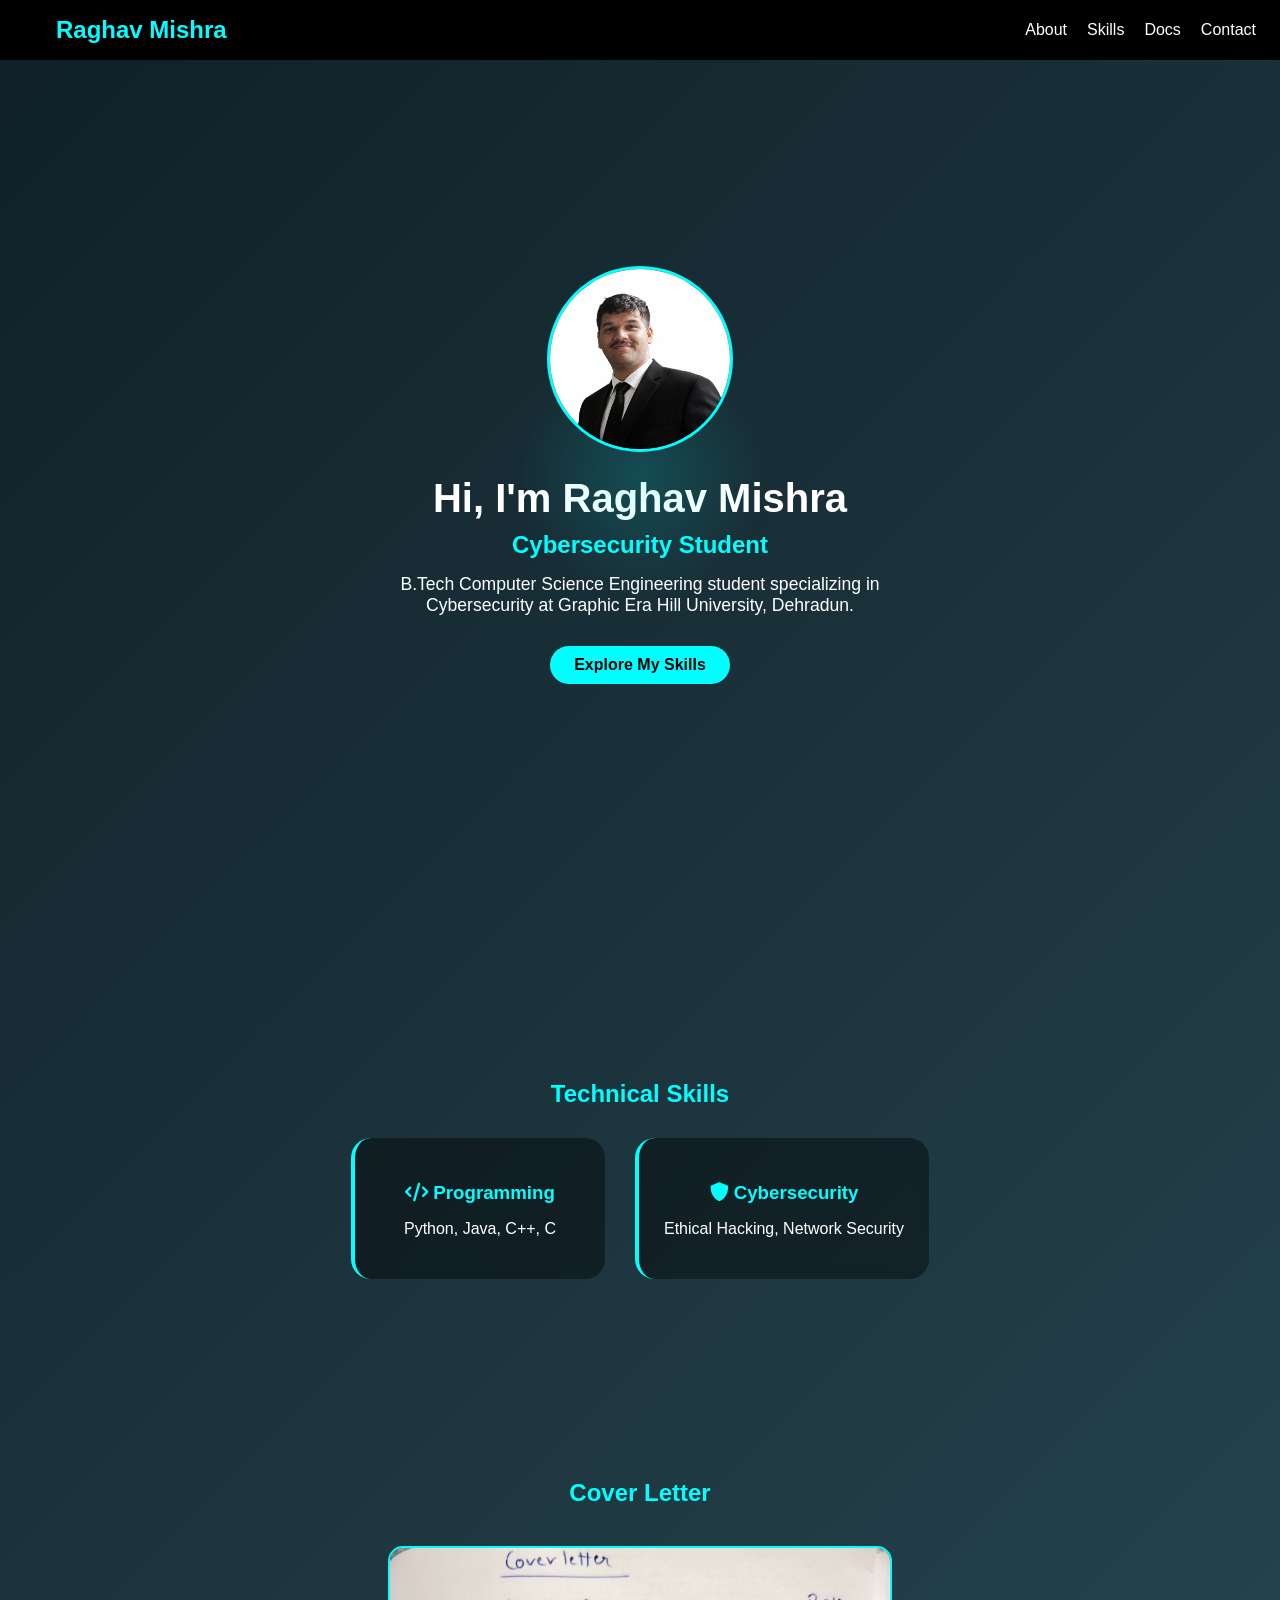
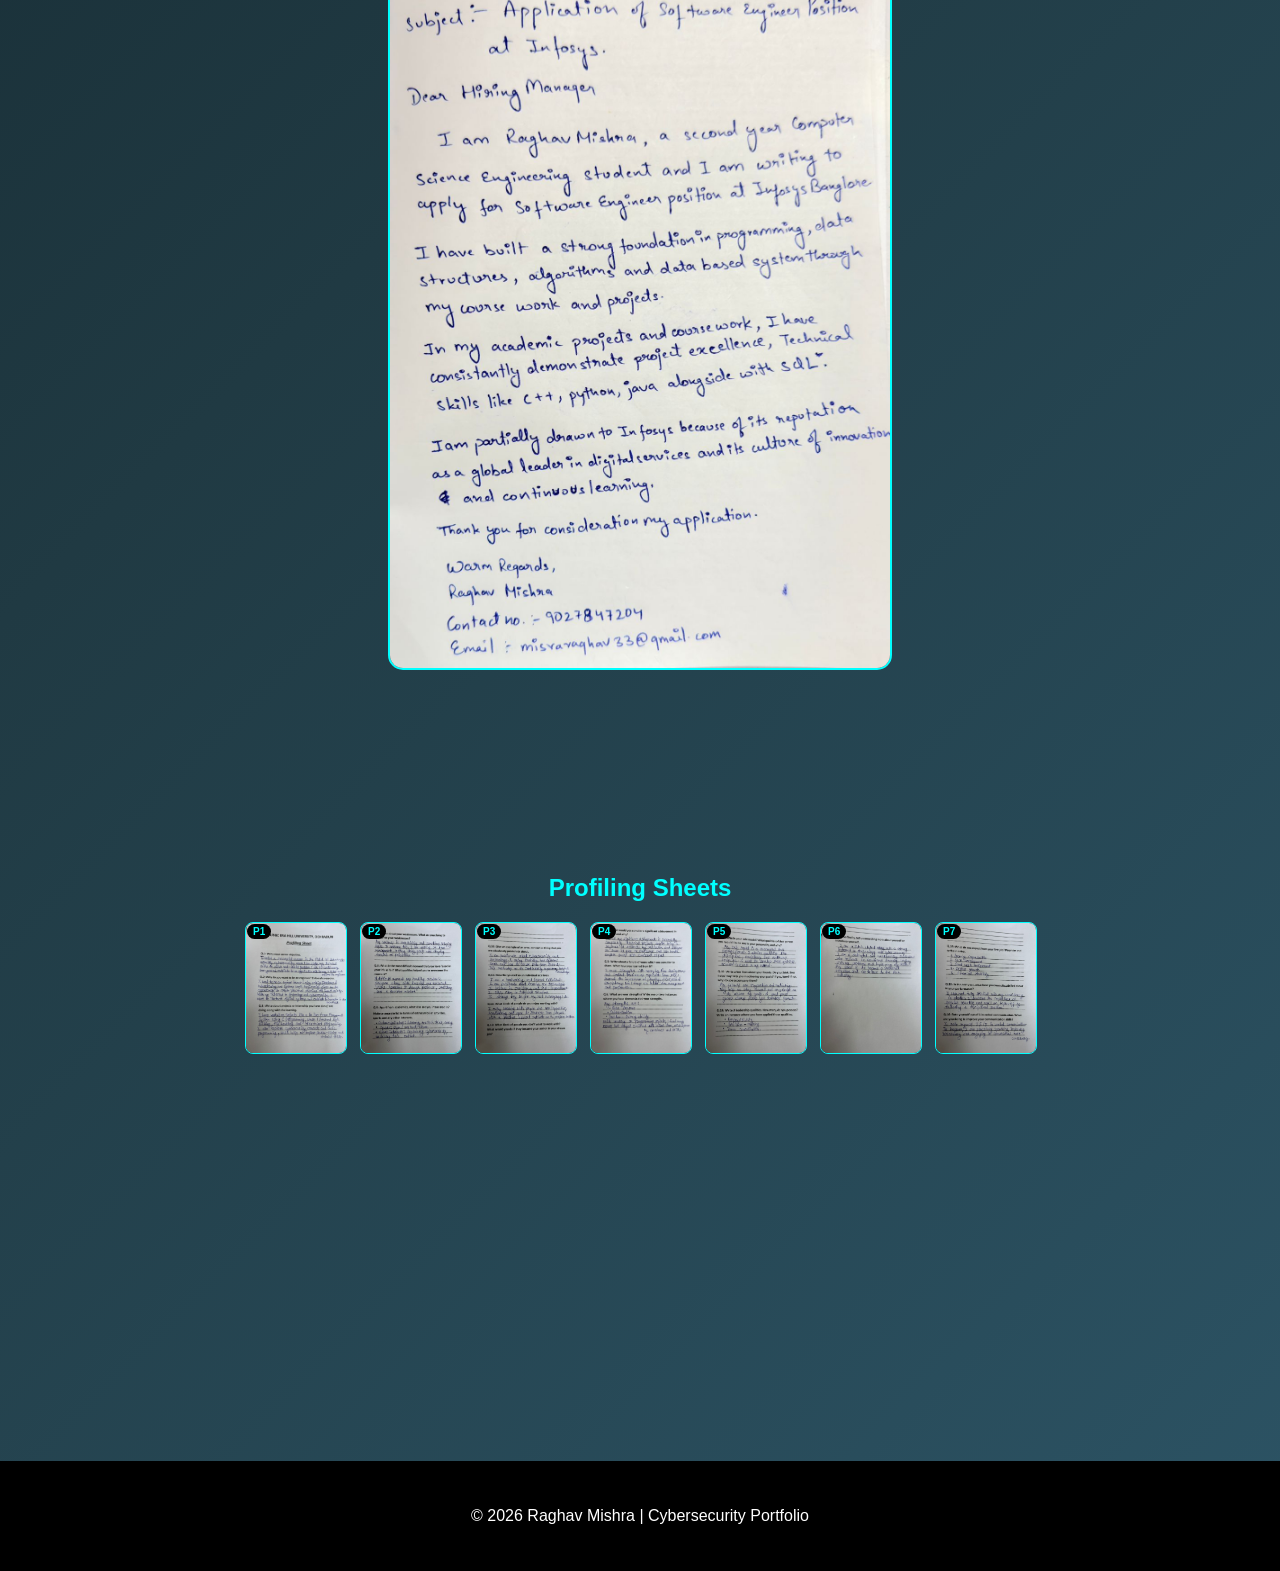
<file: index.html>
<!DOCTYPE html>
<html lang="en">
<head>
<meta charset="UTF-8">
<meta name="viewport" content="width=device-width, initial-scale=1.0">
<title>Raghav Mishra Portfolio</title>
<link rel="stylesheet" href="https://cdnjs.cloudflare.com/ajax/libs/font-awesome/6.0.0/css/all.min.css">
<style>
/* ========== YOUR ORIGINAL CSS (PRESERVED & ENHANCED) ========== */
body {
    font-family: sans-serif;
    color: white;
    background: linear-gradient(135deg,#0f2027,#203a43,#2c5364);
    margin: 0;
    padding: 0;
}

nav {
    background: black;
    padding: 1rem;
    position: fixed;
    width: 100%;
    top: 0;
    z-index: 1000;
}

.nav-container {
    display: flex;
    justify-content: space-between;
    align-items: center;
    max-width: 1200px;
    margin: 0 auto;
    padding: 0 20px;
}

nav ul {
    display: flex;
    list-style: none;
    margin: 0;
    padding: 0;
}

nav li {
    margin-left: 20px;
}

nav a {
    color: white;
    text-decoration: none;
}

section {
    padding: 100px 20px 80px;
}

.container {
    text-align: center;
    max-width: 1200px;
    margin: 0 auto;
}

/* Profile image - enhanced with GLOW LIGHTS */
.profile-img {
    width: 180px;
    height: 180px;
    border-radius: 50%;
    object-fit: cover;
    /* GLOWING LIGHTS EFFECT - pulse animation */
    animation: glowPulse 2.2s infinite ease-in-out;
    border: 3px solid cyan;
    transition: all 0.3s ease;
}

/* Keyframes for glowing lights */
@keyframes glowPulse {
    0% {
        box-shadow: 0 0 0 0 rgba(0, 255, 255, 0.4), 0 0 0 0 rgba(0, 255, 255, 0.2);
    }
    50% {
        box-shadow: 0 0 0 15px rgba(0, 255, 255, 0.2), 0 0 0 30px rgba(0, 255, 255, 0.05);
    }
    100% {
        box-shadow: 0 0 0 0 rgba(0, 255, 255, 0), 0 0 0 0 rgba(0, 255, 255, 0);
    }
}

/* Hover glow enhancement */
.profile-img:hover {
    transform: scale(1.03);
    box-shadow: 0 0 0 8px rgba(0, 255, 255, 0.4), 0 0 30px cyan;
    animation: none;
}

.btn {
    background: cyan;
    padding: 10px 24px;
    display: inline-block;
    border-radius: 30px;
    color: black;
    text-decoration: none;
    font-weight: bold;
    transition: 0.3s;
    margin-top: 15px;
}

.btn:hover {
    background: #00cccc;
    transform: scale(1.05);
    box-shadow: 0 0 15px cyan;
}

.reveal {
    opacity: 0;
    transform: translateY(40px);
    transition: 0.8s;
}

.reveal.active {
    opacity: 1;
    transform: translateY(0);
}

/* Cover Letter */
.cover-img {
    width: 60%;
    max-width: 500px;
    border-radius: 15px;
    border: 2px solid cyan;
    margin-top: 20px;
}

/* Profiling Grid - your original flex styling */
.profiling-grid {
    display: flex;
    flex-wrap: wrap;
    justify-content: center;
    gap: 15px;
}

.profile-card {
    width: 100px;
    height: 130px;
    position: relative;
    transition: 0.3s;
}

.profile-card:hover {
    transform: scale(1.05);
}

.profile-sheet {
    width: 100%;
    height: 100%;
    object-fit: cover;
    border-radius: 8px;
    border: 1px solid cyan;
}

.sheet-label {
    position: absolute;
    top: 2px;
    left: 2px;
    background: black;
    font-size: 10px;
    padding: 2px 6px;
    border-radius: 10px;
    color: cyan;
    font-weight: bold;
}

/* Skills Section - enhanced */
.skills-grid {
    display: flex;
    flex-wrap: wrap;
    justify-content: center;
    gap: 30px;
    margin-top: 30px;
}

.skill {
    background: rgba(0,0,0,0.4);
    padding: 25px;
    border-radius: 20px;
    min-width: 200px;
    backdrop-filter: blur(5px);
    border-left: 4px solid cyan;
}

.skill h3 {
    color: cyan;
    margin-bottom: 10px;
}

/* Hero Section - CENTERED photo and intro */
.hero {
    min-height: 90vh;
    display: flex;
    align-items: center;
    justify-content: center;
    text-align: center;
    padding-top: 70px;
}

.hero-container {
    max-width: 800px;
    margin: 0 auto;
}

/* Background glow orb behind profile */
.glow-bg-effect {
    position: relative;
}

.glow-bg-effect::before {
    content: '';
    position: absolute;
    top: 50%;
    left: 50%;
    transform: translate(-50%, -50%);
    width: 250px;
    height: 250px;
    background: radial-gradient(circle, rgba(0,255,255,0.15) 0%, rgba(0,255,255,0) 70%);
    border-radius: 50%;
    pointer-events: none;
    animation: softBreathing 2.8s infinite alternate;
}

@keyframes softBreathing {
    0% { opacity: 0.3; transform: translate(-50%, -50%) scale(0.9);}
    100% { opacity: 0.8; transform: translate(-50%, -50%) scale(1.1);}
}

.hero-container h2 {
    font-size: 2.5rem;
    margin: 20px 0 10px;
}

.static-role {
    color: cyan;
    font-size: 1.5rem;
    margin: 10px 0;
}

.hero-container p {
    font-size: 1.1rem;
    max-width: 550px;
    margin: 15px auto;
}

/* Contact Section */
#contact p {
    background: rgba(0,0,0,0.4);
    display: inline-block;
    padding: 12px 25px;
    border-radius: 40px;
    margin: 10px;
}

#contact i {
    color: cyan;
    margin-right: 10px;
}

/* Footer */
footer {
    text-align: center;
    padding: 30px;
    background: black;
    margin-top: 20px;
}

/* Mobile menu button */
.menu-toggle {
    display: none;
    font-size: 1.8rem;
    cursor: pointer;
    color: cyan;
}

/* Responsive Design */
@media (max-width: 768px) {
    .menu-toggle {
        display: block;
    }
    
    nav ul {
        display: none;
        flex-direction: column;
        width: 100%;
        background: black;
        padding: 20px;
        margin-top: 10px;
        border-radius: 10px;
    }
    
    nav ul.show {
        display: flex;
    }
    
    nav li {
        margin: 10px 0;
    }
    
    .nav-container {
        flex-wrap: wrap;
    }
    
    .hero-container h2 {
        font-size: 1.8rem;
    }
    
    .static-role {
        font-size: 1.2rem;
    }
    
    .profile-img {
        width: 150px;
        height: 150px;
    }
    
    .cover-img {
        width: 90%;
    }
    
    .profile-card {
        width: 80px;
        height: 110px;
    }
}
</style>
</head>
<body>

<nav>
    <div class="nav-container">
        <h1 style="margin:0; color:cyan;">Raghav Mishra</h1>
        <div class="menu-toggle" id="menu-toggle">
            <i class="fas fa-bars"></i>
        </div>
        <ul id="nav-links">
            <li><a href="#about">About</a></li>
            <li><a href="#skills">Skills</a></li>
            <li><a href="#profiling">Docs</a></li>
            <li><a href="#contact">Contact</a></li>
        </ul>
    </div>
</nav>

<!-- HERO SECTION - CENTERED PHOTO + INTRO + GLOW LIGHTS -->
<section id="about" class="hero reveal">
    <div class="hero-container glow-bg-effect">
        <div style="position: relative; z-index: 2;">
            <img src="raghav-portfolio.jpg" class="profile-img" alt="Raghav Mishra" 
                 onerror="this.src='https://placehold.co/400x400/203a43/cyan?text=Raghav'">
        </div>
        <h2>Hi, I'm Raghav Mishra</h2>
        <h3 class="static-role">Cybersecurity Student</h3>
        <p>B.Tech Computer Science Engineering student specializing in Cybersecurity at Graphic Era Hill University, Dehradun.</p>
        <a href="#skills" class="btn">Explore My Skills</a>
    </div>
</section>

<!-- SKILLS SECTION -->
<section id="skills" class="reveal">
    <div class="container">
        <h2 style="color:cyan;">Technical Skills</h2>
        <div class="skills-grid">
            <div class="skill">
                <h3><i class="fas fa-code"></i> Programming</h3>
                <p>Python, Java, C++, C</p>
            </div>
            <div class="skill">
                <h3><i class="fas fa-shield-alt"></i> Cybersecurity</h3>
                <p>Ethical Hacking, Network Security</p>
            </div>
        </div>
    </div>
</section>

<!-- COVER LETTER SECTION -->
<section class="reveal">
    <div class="container">
        <h2 style="color:cyan;">Cover Letter</h2>
        <img src="cover-letter.jpeg" class="cover-img" alt="Cover Letter"
             onerror="this.src='https://placehold.co/500x300/203a43/cyan?text=Cover+Letter'">
    </div>
</section>

<!-- PROFILING SHEETS SECTION -->
<section id="profiling" class="reveal">
    <div class="container">
        <h2 style="color:cyan;">Profiling Sheets</h2>
        <div class="profiling-grid">
            <div class="profile-card"><span class="sheet-label">P1</span><img src="p1.jpeg" class="profile-sheet" alt="P1" onerror="this.src='https://placehold.co/100x130/203a43/cyan?text=P1'"></div>
            <div class="profile-card"><span class="sheet-label">P2</span><img src="p2.jpeg" class="profile-sheet" alt="P2" onerror="this.src='https://placehold.co/100x130/203a43/cyan?text=P2'"></div>
            <div class="profile-card"><span class="sheet-label">P3</span><img src="p3.jpeg" class="profile-sheet" alt="P3" onerror="this.src='https://placehold.co/100x130/203a43/cyan?text=P3'"></div>
            <div class="profile-card"><span class="sheet-label">P4</span><img src="p4.jpeg" class="profile-sheet" alt="P4" onerror="this.src='https://placehold.co/100x130/203a43/cyan?text=P4'"></div>
            <div class="profile-card"><span class="sheet-label">P5</span><img src="p5.jpeg" class="profile-sheet" alt="P5" onerror="this.src='https://placehold.co/100x130/203a43/cyan?text=P5'"></div>
            <div class="profile-card"><span class="sheet-label">P6</span><img src="p6.jpeg" class="profile-sheet" alt="P6" onerror="this.src='https://placehold.co/100x130/203a43/cyan?text=P6'"></div>
            <div class="profile-card"><span class="sheet-label">P7</span><img src="p7.jpeg" class="profile-sheet" alt="P7" onerror="this.src='https://placehold.co/100x130/203a43/cyan?text=P7'"></div>
        </div>
    </div>
</section>

<!-- CONTACT SECTION -->
<section id="contact" class="reveal">
    <div class="container">
        <h2 style="color:cyan;">Contact</h2>
        <p><i class="fas fa-envelope"></i> misraraghav33@gmail.com</p>
    </div>
</section>

<footer>
    <p>© 2026 Raghav Mishra | Cybersecurity Portfolio</p>
</footer>

<script>
// ========== YOUR EXACT JAVASCRIPT SCROLL-REVEAL CODE ==========
function revealOnScroll() {
    document.querySelectorAll(".reveal").forEach(el => {
        if (el.getBoundingClientRect().top < window.innerHeight - 100) {
            el.classList.add("active");
        }
    });
}

window.addEventListener("scroll", revealOnScroll);
window.addEventListener("load", revealOnScroll);

// ========== MOBILE MENU TOGGLE (EXTRA FOR RESPONSIVENESS) ==========
const menuToggle = document.getElementById('menu-toggle');
const navLinksMenu = document.getElementById('nav-links');

if(menuToggle) {
    menuToggle.addEventListener('click', () => {
        navLinksMenu.classList.toggle('show');
    });
}

// Close menu when clicking a link (optional)
document.querySelectorAll('#nav-links a').forEach(link => {
    link.addEventListener('click', () => {
        if(window.innerWidth <= 768) {
            navLinksMenu.classList.remove('show');
        }
    });
});
</script>

</body>
</html>
</file>
